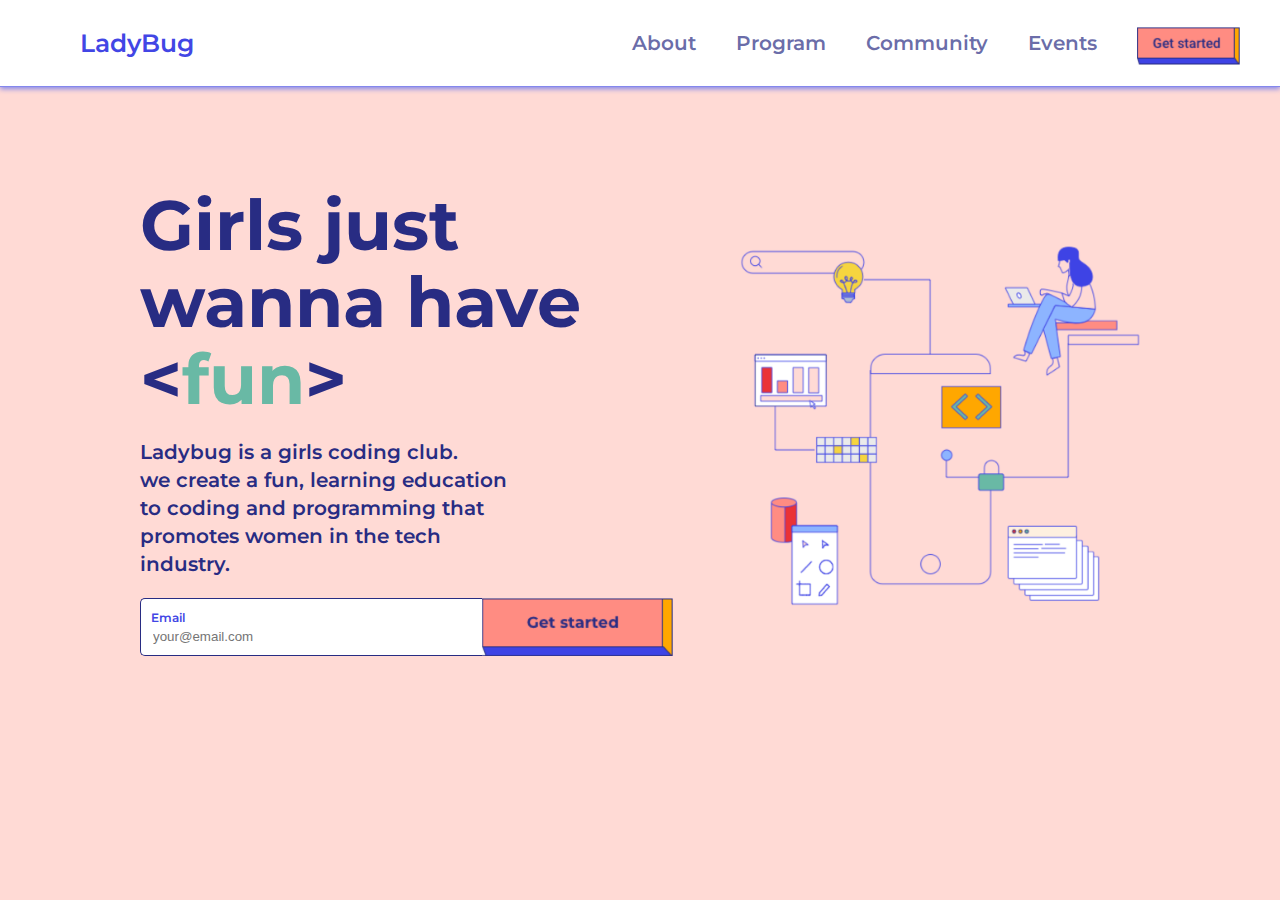
<file: HW/HW-04-19-2022/1-Ladybug/index.html>
<!DOCTYPE html>
<html lang="en">
<head>
  <title>Document</title>
  <link rel="stylesheet" href="./styles.css" />
  <link rel="preconnect" href="https://fonts.googleapis.com">
  <link rel="preconnect" href="https://fonts.gstatic.com" crossorigin>
  <link href="https://fonts.googleapis.com/css2?family=Montserrat:wght@400;600;900&display=swap" rel="stylesheet">
</head>
<body>
  <header>
    <div class="logo"> 
      LadyBug
    </div>
    <nav class="primary-nav">
        <ul class="links">
          <li><a href="">About</a></li>
          <li><a href="">Program</a></li>
          <li><a href="">Community</a></li>
          <li><a href="">Events</a></li>
        </ul>
        <div class="small-button" href="#sign-up"> <img src="./img/button-small.png" alt=""></div>
    </nav>
  </header>
  <main class="content">
    <div class="content-text">
      <h1 class="title">Girls just wanna have &lt;<span>fun</span>&gt;</h1>
      <p class="copy">Ladybug is a girls coding club.<br> we create a fun, learning education to coding and programming that promotes women in the tech industry.</p>
      <form id="sign-up" class="sign-up">
        <div class="field-group">
        <label for="email">Email</label>
        <input type="email" id="email" placeholder="your@email.com">
      </div>
      <button type="submit"><img src="./img/button-large.png" alt="asdffsad"></button>
      </form>

    </div>
    <img src="./img/hero-image.png" alt="girl on a laptop" class="content-image">

  </main>
</body>
</html>



<!-- <div class="main">
  <div class="main-text">Girls just wanna have &ltfun&gt</div>
  <div class="p">Ladybug is a coding club.<br>we create a fun, learning education to coding<br> and programming that promotes women in<br> the tech industry.</div>
  <img src="./img/hero-image.png" alt="girl on a laptop" class="main-image">
</div> -->
</file>
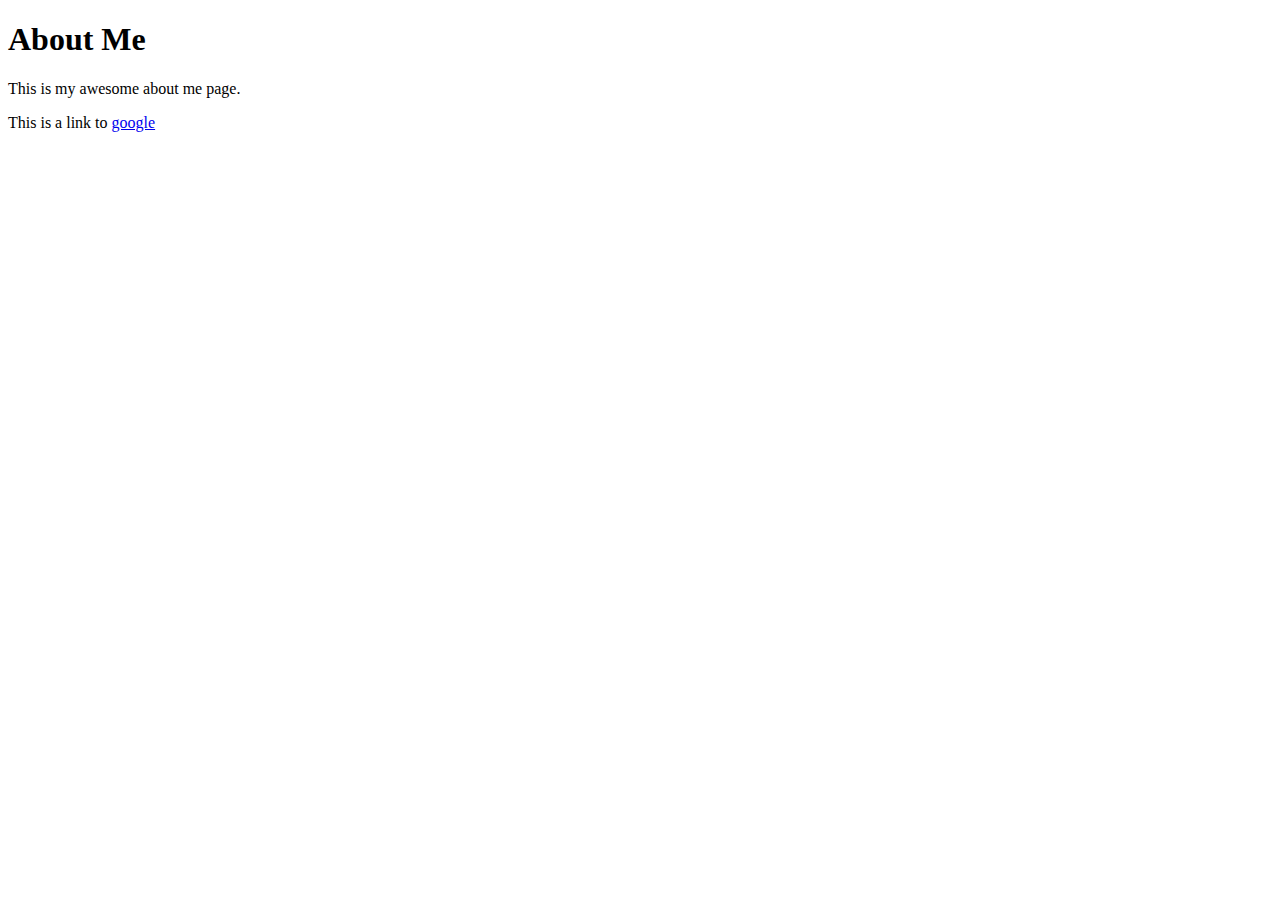
<file: template.html>
<!DOCTYPE html>
<html>
    <head>
        <title>About Me > My Great Website</title>
    </head>
    <body>
        <h1>About Me</h1>
        <p>This is my awesome about me page.</p>
        <p>This is a link to <a href="https://google.com">google</a></p>
    </body>
</html>
</file>
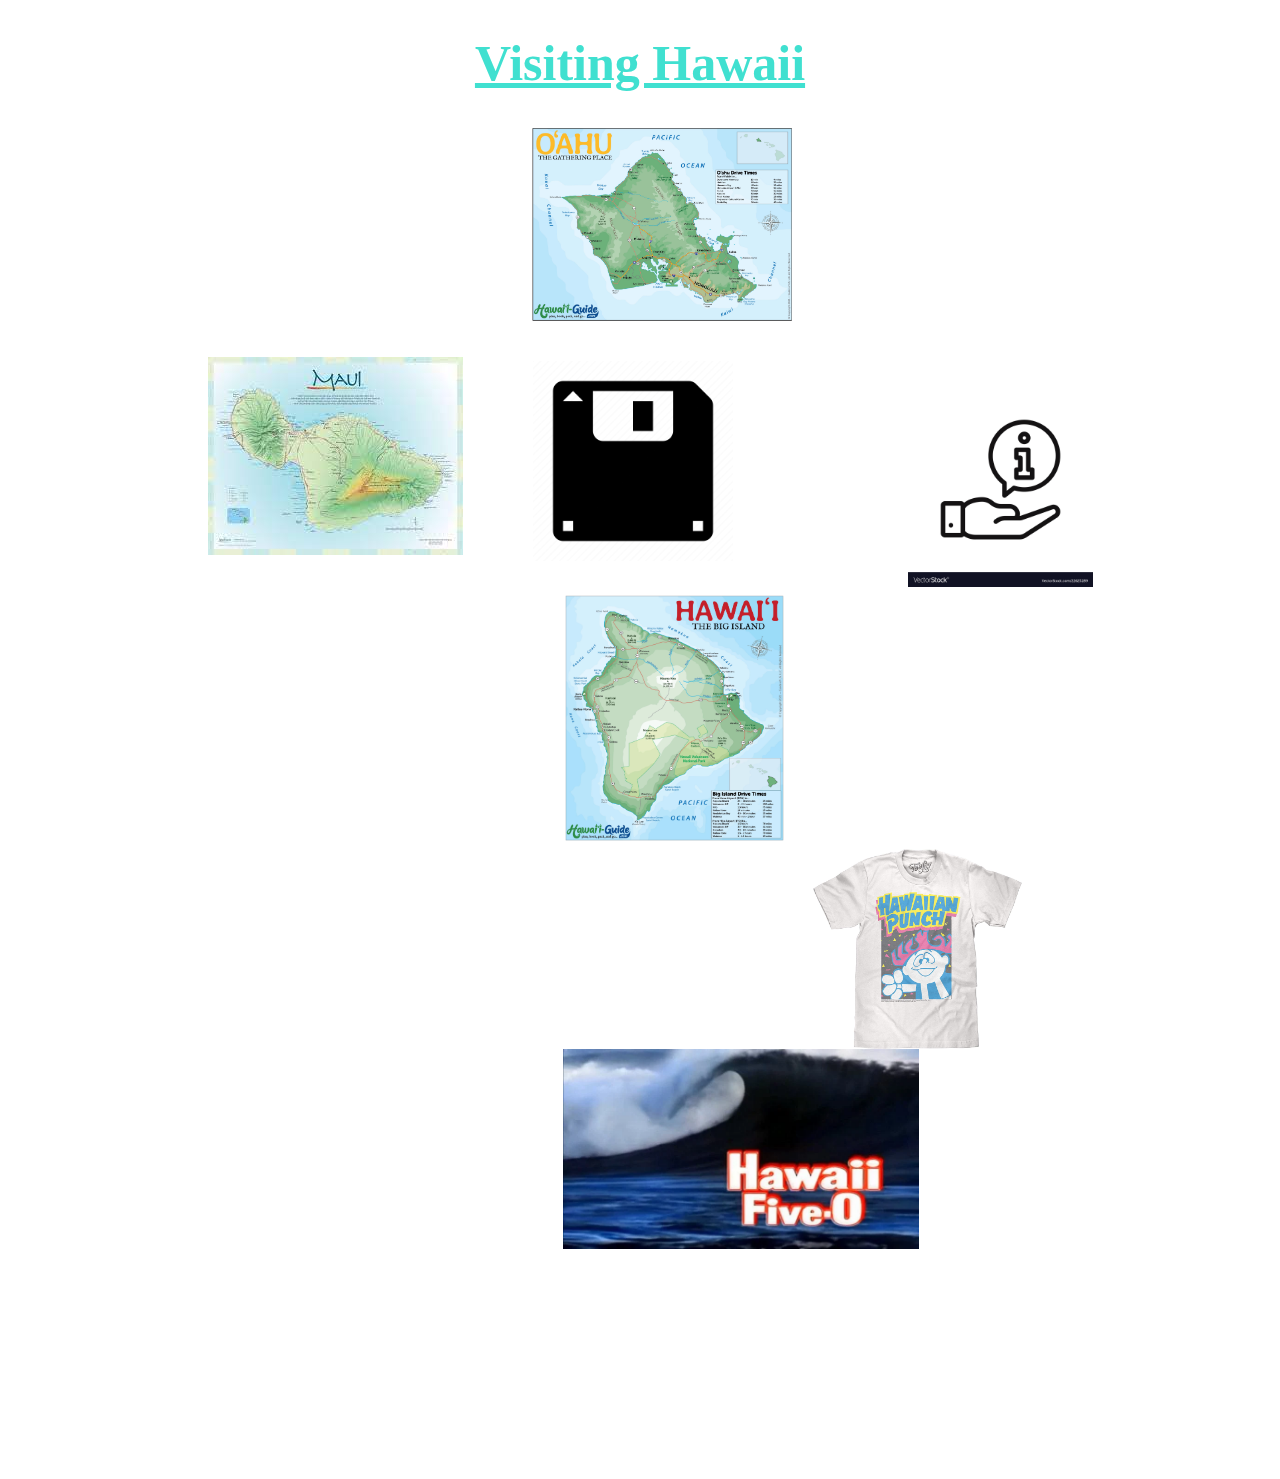
<file: HW/HW_04-18-2022.html>
<!DOCTYPE html>
<html lang="en">
<head>
    <link rel="stylesheet" href="styles.css">

    <meta charset="UTF-8">
    <meta http-equiv="X-UA-Compatible" content="IE=edge">
    <meta name="viewport" content="width=device-width, initial-scale=1.0">
    <title>Favorite Vacations</title>
</head>
<body>
    <header class="header"> <h1>Visiting Hawaii</h1> </header>

    <div class ="oahu">
    <a class= "test" href="oahu.html"><img class ="circle" src="./photos/oahu icon.jpeg"height= "200"></a>  
    </div>

    <div class = "maui">
    <a href="maui.html"><img src="./photos/maui icon.jpeg"</a>
    </div>

    <div class = "recap">
        <a href="recap.html"><img src="./photos/90recap icon.png"height=200</a>
    </div>
    <div class="info">
        <a href="more_information.html"><img src="./photos/info icon.jpeg"height=200</a>
    </div>

    <div class ="hawaii">
    <a href="big.html"><img src="./photos/big island icon.jpeg"height= 250 ></a>
        <br>
<footer>    
    <img class="punch" src="./photos/hawaiianpunch.jpg"height=200>
    <img class="hai" src="./photos/h50.webp"height=200>
</footer>  
    </div>
</body>
</html>
</file>
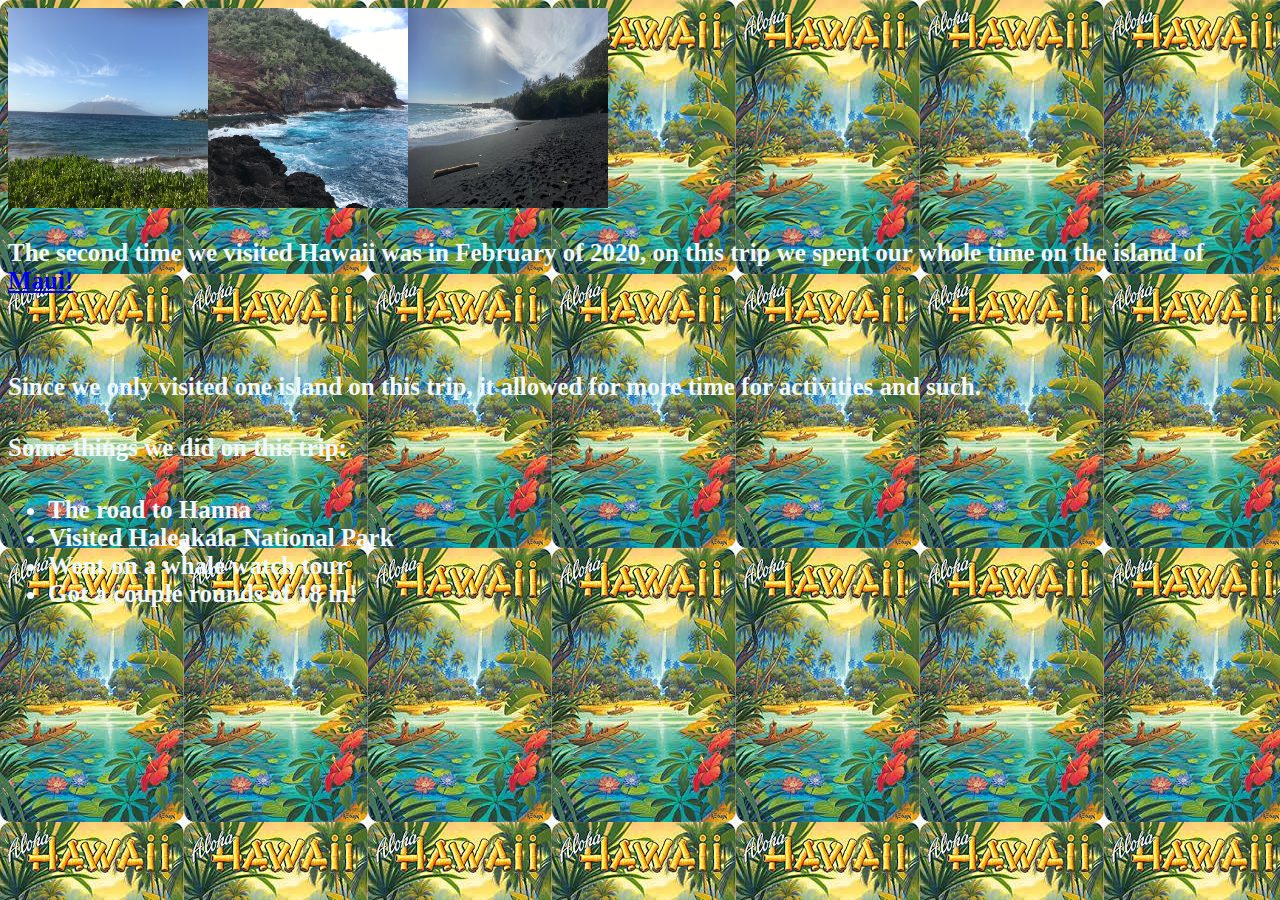
<file: HW/maui.html>
<!DOCTYPE html>
<html>
    <head>
        <title>Maui</title>
        <style> 
            body {background: url("./photos/background2.jpeg");}
            body {color: aliceblue; font-weight: bold;}
            body {font-size: 25px;}
            </style> 
    </head>
    <body>
        <img src="./photos/island.jpeg" height="200" width="200"><img src="./photos/redsands.jpeg" height="200" width="200"><img src="./photos/blacksands.JPG" height="200" width="200">
    <p>The second time we visited Hawaii was in February of 2020, on this trip we spent our whole time on the island of <a href="https://www.gohawaii.com/islands/maui"><strong>Maui!</strong></a></p>
    <br>
    <p>Since we only visited one island on this trip, it allowed for more time for activities and such.</p>
    <h4>Some things we did on this trip:</h4>
    <ul>
        <li>The road to Hanna</li>
        <li>Visited Haleakala National Park</li> 
        <li>Went on a whale watch tour</li>
        <li>Got a couple rounds of 18 in!</li>
    </ul>
    </body>
</html>
</file>
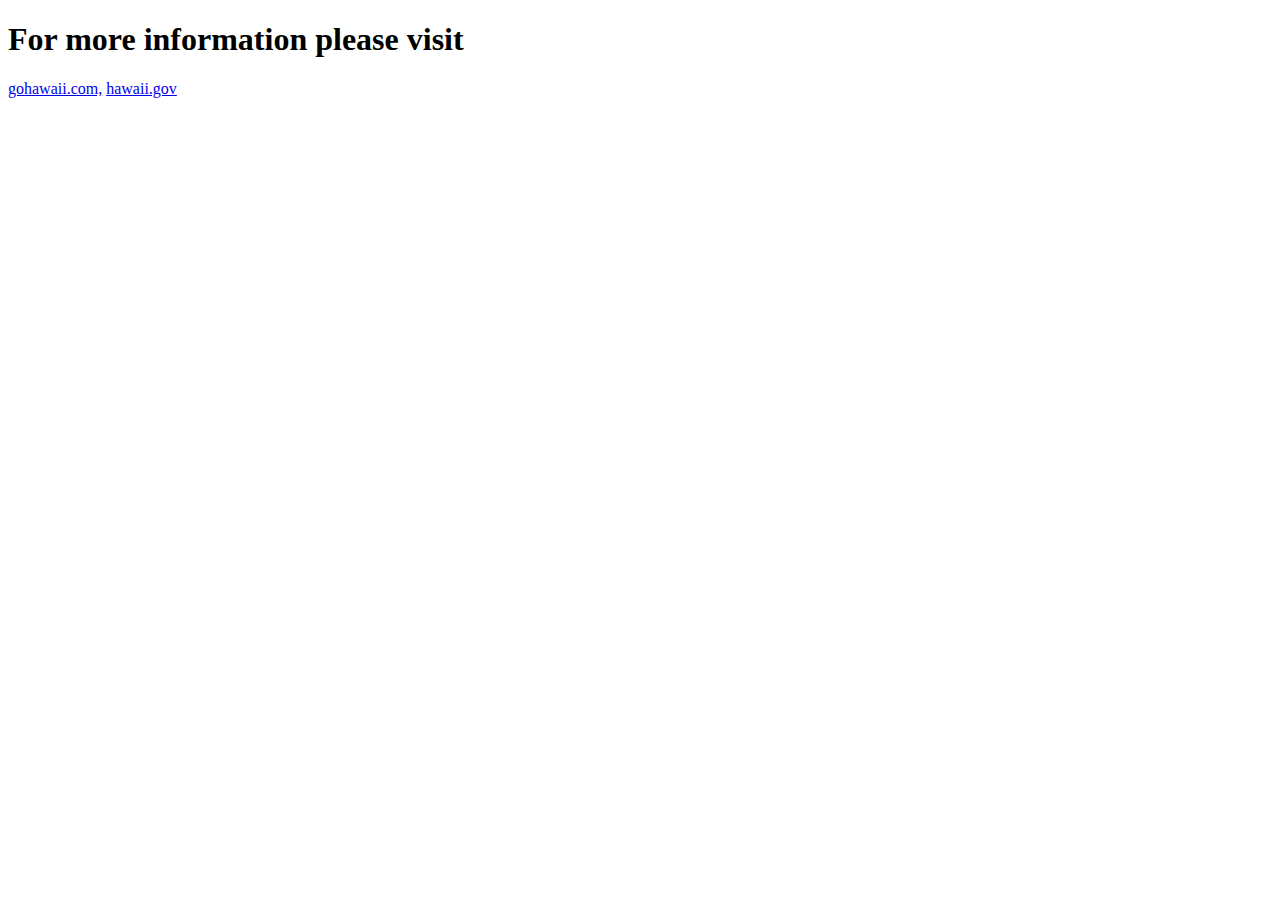
<file: HW/more_information.html>
<!DOCTYPE html>
<html>
    <head>
        <title>More information</title>
    </head>
    <body>
        <h1>For more information please visit</h1>
<a href="https://www.gohawaii.com/"> gohawaii.com,</a>
<a href="https://portal.ehawaii.gov/"> hawaii.gov</a>
    </body>
</html>
</file>
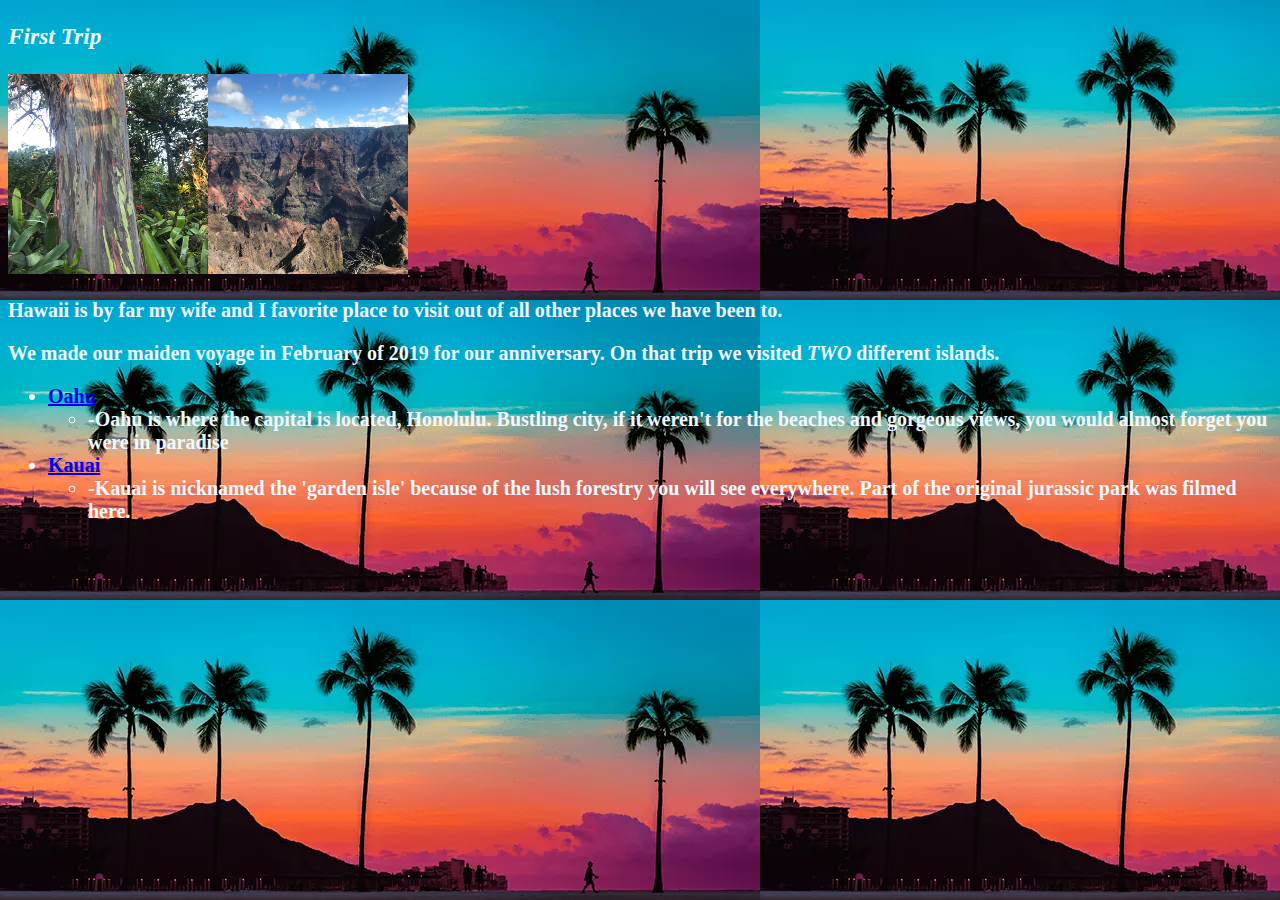
<file: HW/oahu.html>
<!DOCTYPE html>
<html>
    <head>
        <title>Kaui and Oahu</title>
        <style> 
        body {background: url("./photos/main.webp");}
        body {color: aliceblue; font-size: 20px; font-weight: bold;}
        </style> 
    </head>
    <body>
    
        <h3><em>First Trip</em></h3>
        <img src="./photos/hawaii(1)tree.JPG" height="200" width="200"><img src="./photos/hawaii(1)canyon.JPG" height="200" width="200"> 
        <p>Hawaii is by far my wife and I favorite place to visit out of all other places we have been to.</p>
        <p>We made our maiden voyage in February of 2019 for our anniversary. On that trip we visited <bold><em>TWO</em></bold> different islands.</p>
        <ul>
            <li><a href="https://www.gohawaii.com/islands/oahu"><strong>Oahu</strong></a></li>
                <div><ul><li>-Oahu is where the capital is located, Honolulu. Bustling city, if it weren't for the beaches and gorgeous views, you would almost forget you were in paradise</li></ul></div>
            <li><a href="https://www.gohawaii.com/islands/kauai"><strong>Kauai</strong></a></li>
                <div><ul><li>-Kauai is nicknamed the 'garden isle' because of the lush forestry you will see everywhere. Part of the original jurassic park was filmed here.</li></ul></div>
        </ul>
    </body>
</html>
</file>
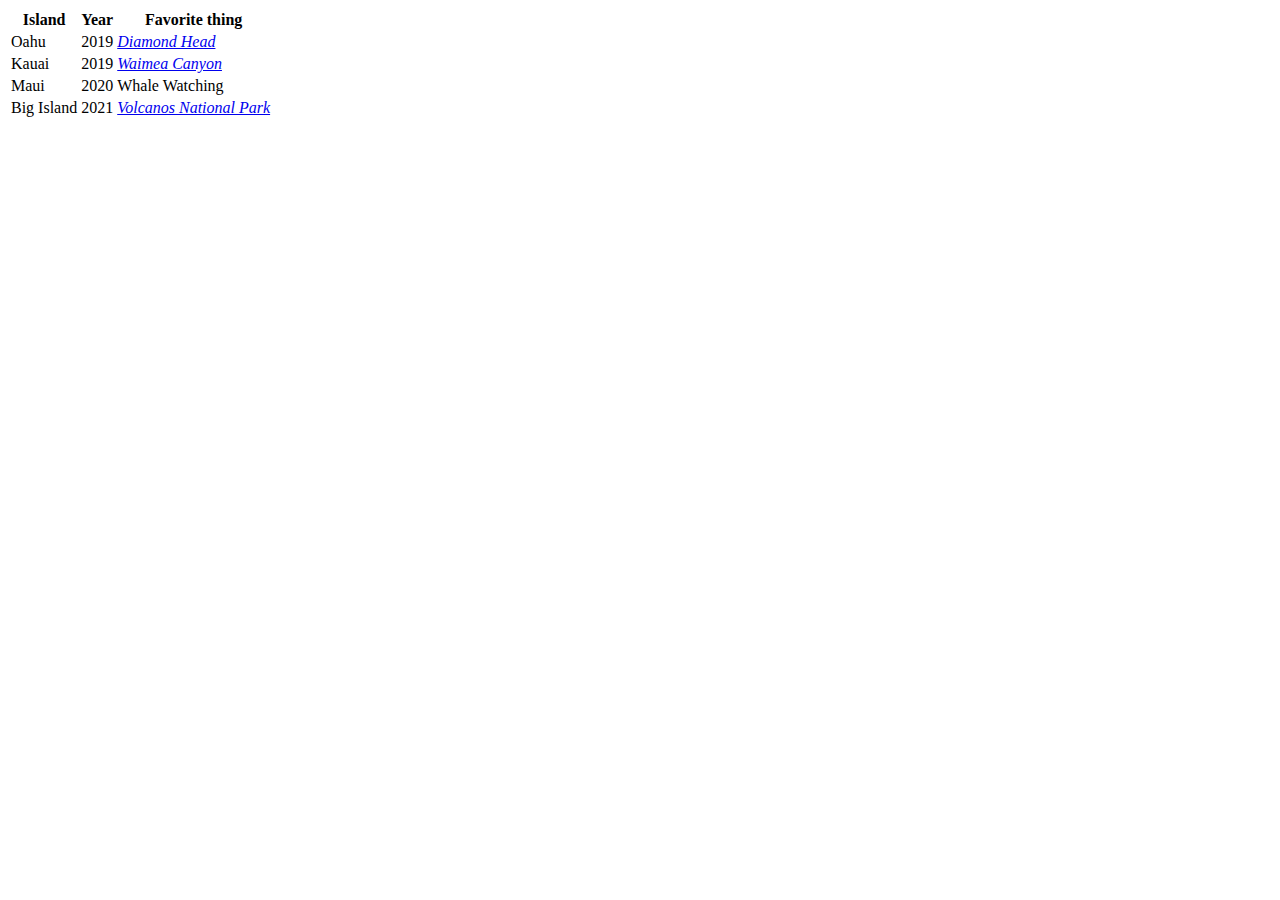
<file: HW/recap.html>
<!DOCTYPE html>
<html>
    <head>
        <title>Recap</title>
    </head>
    <body>
        <table>
            <tr>
                <th>Island</th>
                <th>Year</th>
                <th>Favorite thing</th>
            </tr>
            <tr>
                <td>Oahu</td>
                <td>2019</td>
                <td><a href="https://en.wikipedia.org/wiki/Diamond_Head,_Hawaii"><em> Diamond Head </em></a></td>
            </tr>
            <tr>
                <td>Kauai</td>
                <td>2019</td>
                <td><a href="https://www.google.com/maps/uv?pb=!1s0x7c06555527af99f9%3A0x9f5bd265abc54f33!3m1!7e115!4shttps%3A%2F%2Flh5.googleusercontent.com%2Fp%2FAF1QipNeIXLEdIAdQLx1durTdFsfoBdlyYQi-RrSprBJ%3Dw213-h160-k-no!5swaimea%20canyon%20-%20Google%20Search!15sCgIgAQ&imagekey=!1e10!2sAF1QipNeIXLEdIAdQLx1durTdFsfoBdlyYQi-RrSprBJ&hl=en&sa=X&ved=2ahUKEwiPoN_D4pv3AhXeQzABHYM7CuYQoip6BAhyEAM#"><em>Waimea Canyon</em></a></td>
            </tr>
            <tr>
                <td>Maui</td>
                <td>2020</td>
                <td>Whale Watching</td>
            </tr>
            <tr>
                <td>Big Island</td>
                <td>2021</td>
                <td><a href="https://www.nps.gov/havo/index.htm"><em>Volcanos National Park</em></a></td>
            </tr>
        </table>
    </body>
</html>
</file>
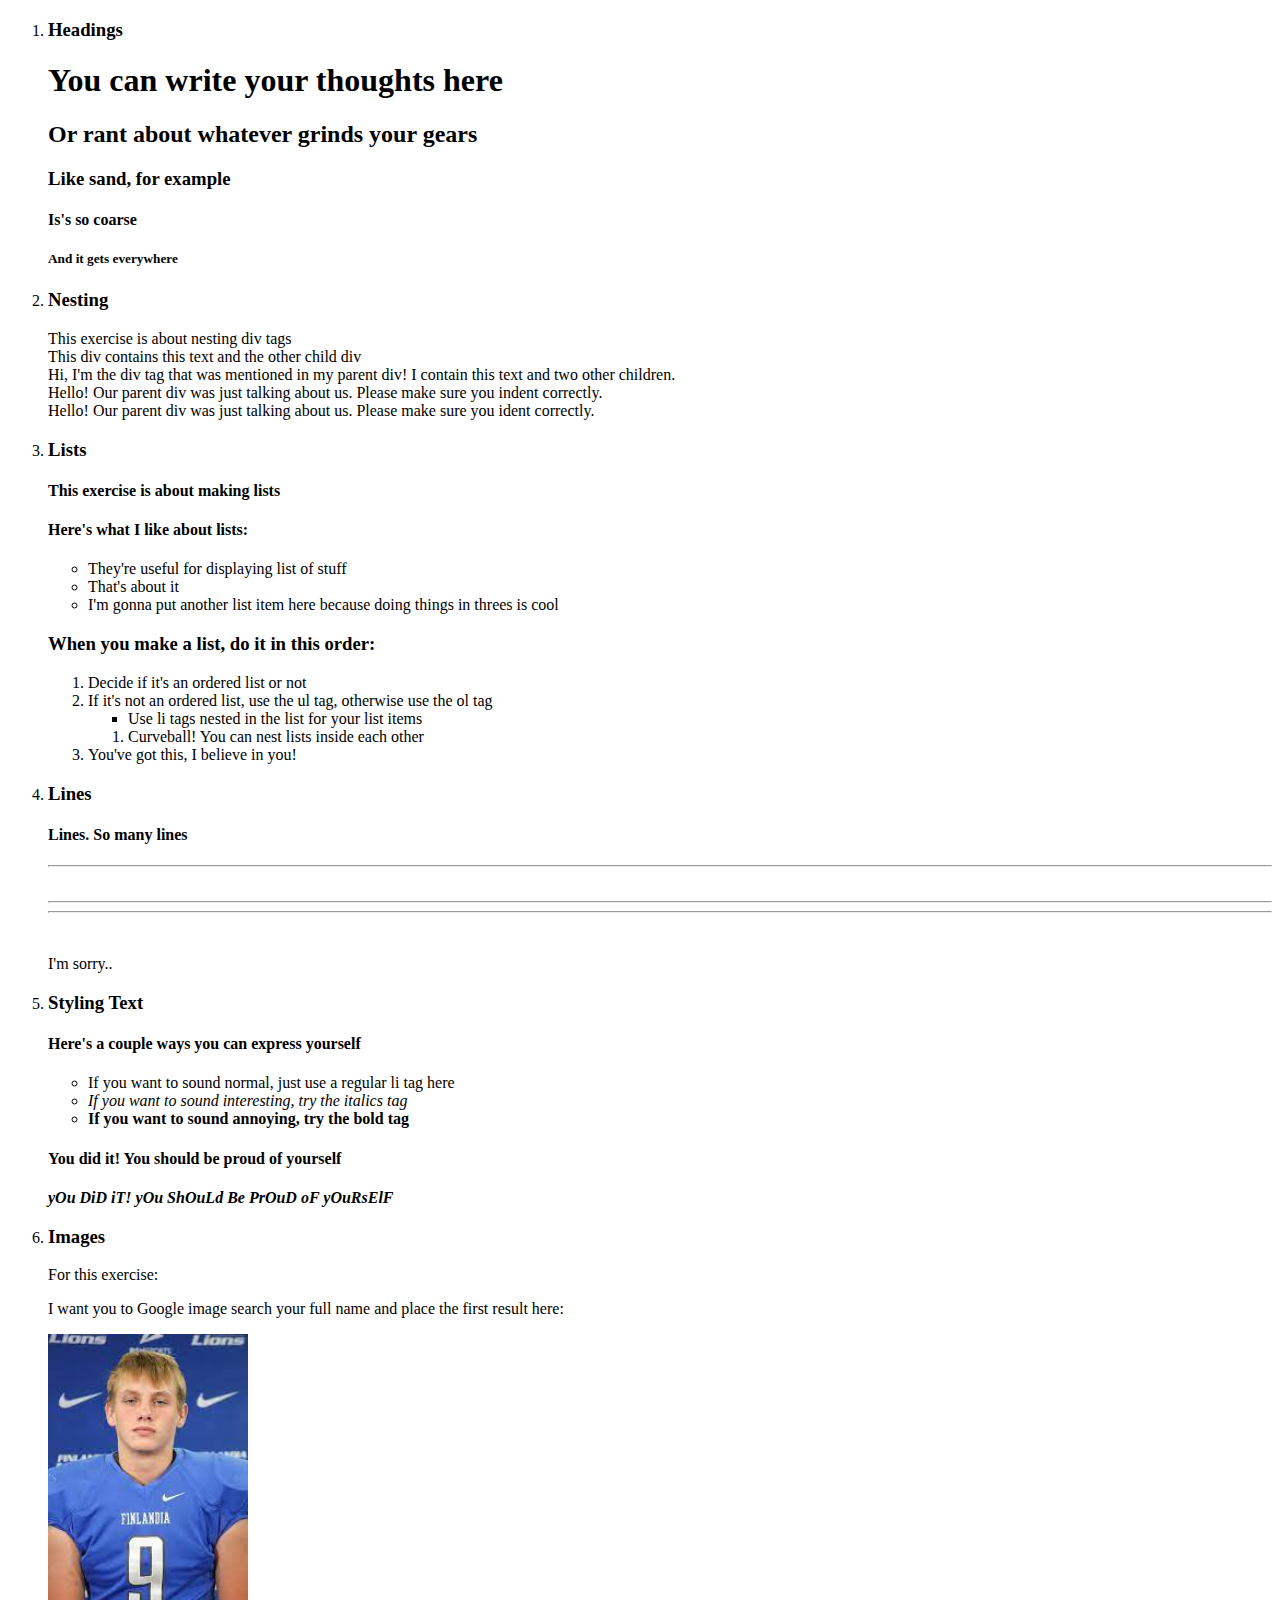
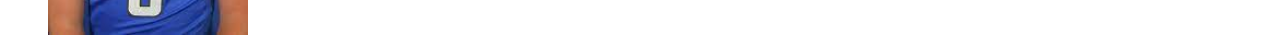
<file: lesson_exercise/lesson.html>
<!DOCTYPE html>
<html>
    <head>
        <title>Sample</title>
    </head>
<body>
    <ol>
        <li> <h3>Headings</h3> </li>
            <h1>You can write your thoughts here</h1>
            <h2>Or rant about whatever grinds your gears</h2>
            <h3>Like sand, for example</h3>
            <h4>Is's so coarse</h4>
            <h5>And it gets everywhere</h5>
        
        <li><h3>Nesting</h3></li>
            <div>This exercise is about nesting div tags</div>
                <div>This div contains this text and the other child div</div>
                    <div>Hi, I'm the div tag that was mentioned in my parent div! I contain this text and two other children.</div>
                        <div>Hello! Our parent div was just talking about us. Please make sure you indent correctly.</div>
                        <div>Hello! Our parent div was just talking about us. Please make sure you ident correctly.</div>
        <li><h3>Lists</h3></li>
            <h4>This exercise is about making lists</h4>
            <h4>Here's what I like about lists:</h4>
                <ul>
                    <li>They're useful for displaying list of stuff</li>
                    <li>That's about it</li>
                    <li>I'm gonna put another list item here because doing things in threes is cool</li>
                </ul>
            <h3>When you make a list, do it in this order:</h3>
                <ol>
                    <li>Decide if it's an ordered list or not</li>
                    <li>If it's not an ordered list, use the ul tag, otherwise use the ol tag</li>
                        <ul><li>Use li tags nested in the list for your list items</li></ul>
                            <ol><li>Curveball! You can nest lists inside each other</li></ol>
                    <li>You've got this, I believe in you!</li>
                </ol>
        <li><h3>Lines</h3></li>
                <h4>Lines. So many lines</h4>
                <hr>
                <br>
                <hr>
                <hr>
                <br>
            <p>I'm sorry..</p>
        <li><h3>Styling Text</h3></li>
            <h4>Here's a couple ways you can express yourself</h4>
                <ul>
                    <li>If you want to sound normal, just use a regular li tag here</li>
                    <li><em>If you want to sound interesting, try the italics tag</em></li>
                    <li><strong>If you want to sound annoying, try the bold tag</strong></li>
                </ul>
            <h4>You did it! You should be proud of yourself</h4>
            <strong><em>yOu DiD iT! yOu ShOuLd Be PrOuD oF yOuRsElF</em></strong>
        <li><h3>Images</h3></li>
                <p>For this exercise:</p>
                
                <p>I want you to Google image search your full name and place the first result here:</p>
                <img src="[data-uri]" width="200"
                    
    </ol>     


</body>
</html>
</file>
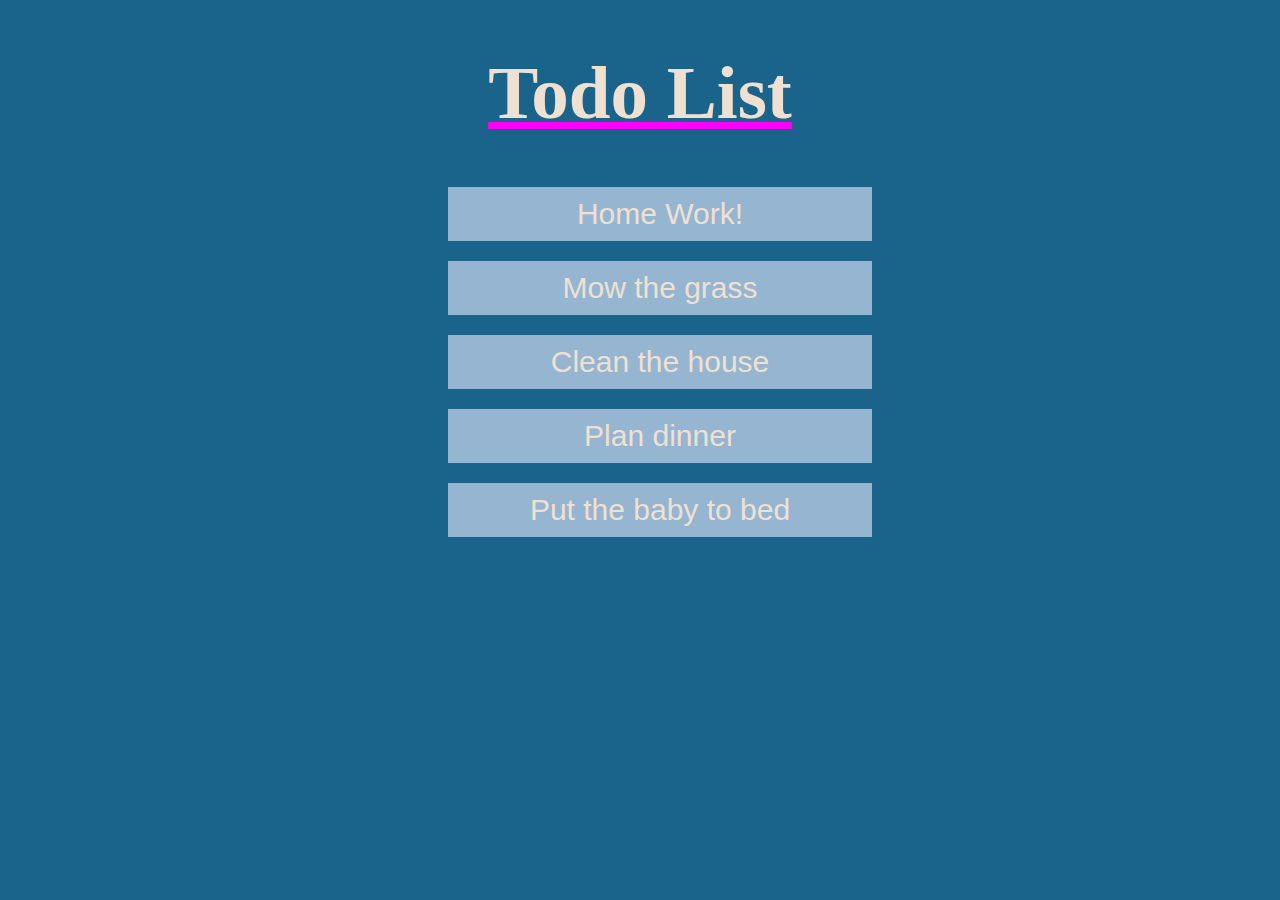
<file: lesson_exercise/lesson_todo_list.html>
<!DOCTYPE html>
<html>
    <head>
        <title>Things to get done!</title>
        <link rel="stylesheet" href="todo.css">

    </head>
    <body>
        <h1>Todo List</h1>
        <ul class="ul">
            <li class="list">Home Work!</li>
            <li class ="list">Mow the grass</li>
            <li class ="list">Clean the house</li>
            <li class ="list">Plan dinner</li>
            <li class ="list">Put the baby to bed</li>
        </ul>
    </body>
</html>
</file>
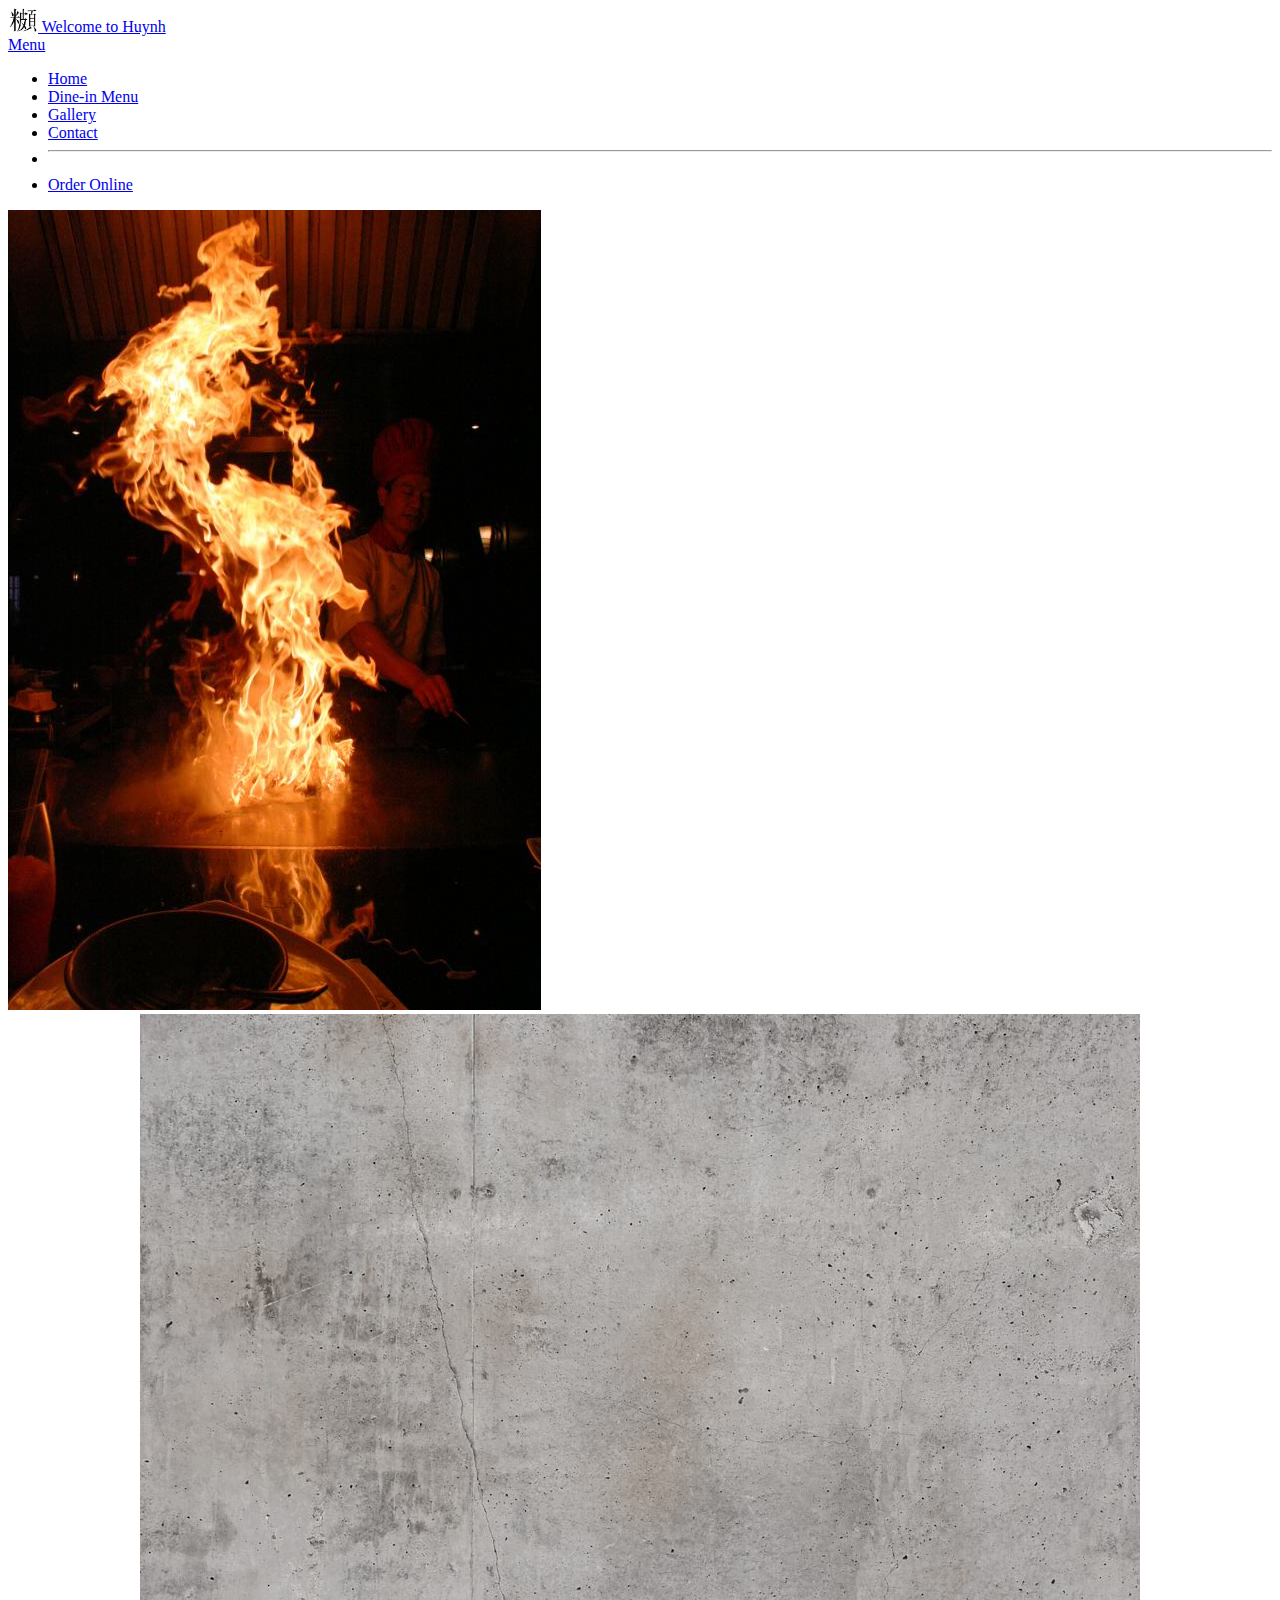
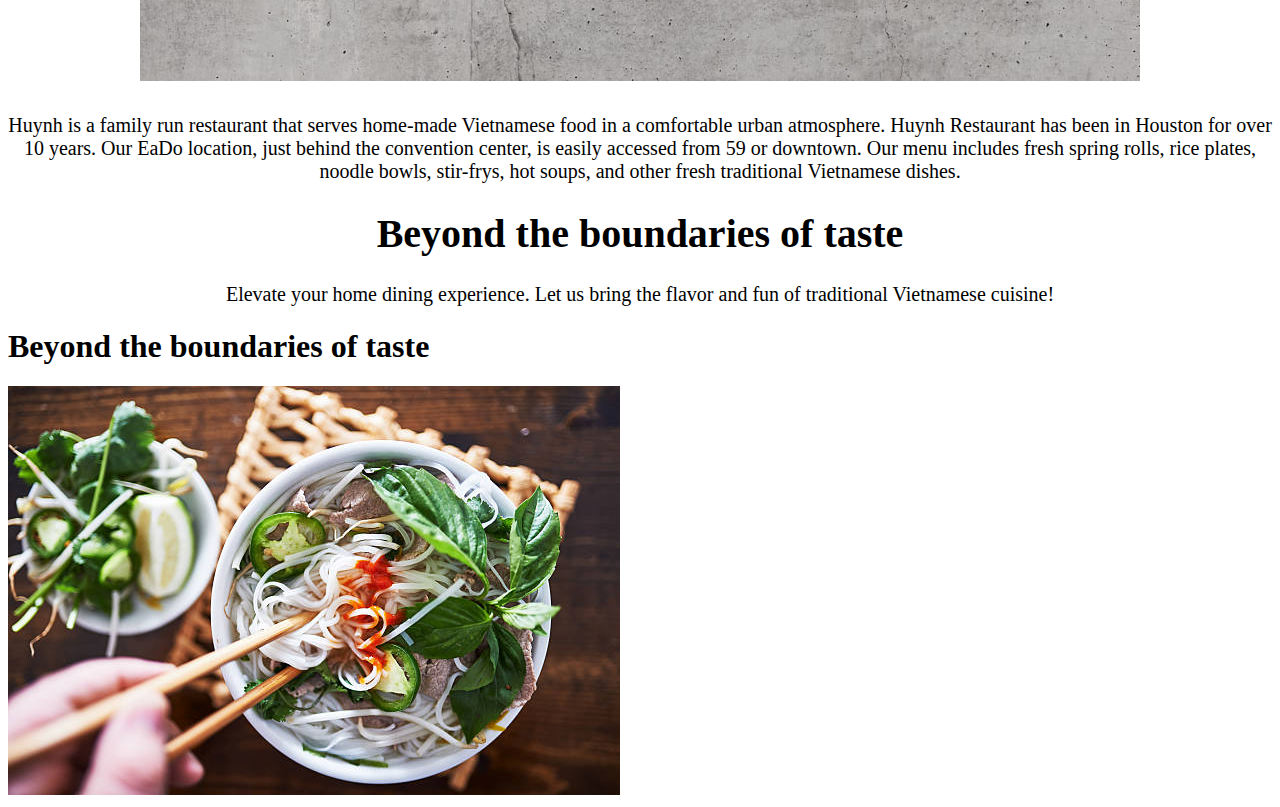
<file: HW/HW-04-20-2022/huynh.html>
<!DOCTYPE html>
<html lang="en">

<head>
    <meta charset="UTF-8">
    <meta http-equiv="X-UA-Compatible" content="IE=edge">
    <meta name="viewport" content="width=S, initial-scale=1.0">
    <title>Huynh</title>
    <link href="https://cdn.jsdelivr.net/npm/bootstrap@5.1.3/dist/css/bootstrap.min.css" rel="stylesheet"
        integrity="sha384-1BmE4kWBq78iYhFldvKuhfTAU6auU8tT94WrHftjDbrCEXSU1oBoqyl2QvZ6jIW3" crossorigin="anonymous">
    <link rel="stylesheet" href="huynh.css">
</head>

<body>
    <nav class="navbar navbar-light bg-light">
        <div class="container-fluid">
            <a class="navbar-brand" href="#">
                <img src="./images/symbol.png" alt="" width="30" height="24" class="d-inline-block align-text-top">
                Welcome to Huynh
                <div class="navbar-text">
                    <div class="nav-item dropdown">
                        <a class="nav-link dropdown-toggle" href="#" id="navbarDropdown" role="button"
                            data-bs-toggle="dropdown" aria-expanded="false">
                            Menu
                        </a>
                        <ul class="dropdown-menu dropdown-menu-end" aria-labelledby="navbarDropdown">
                            <li><a class="dropdown-item" href="#">Home</a></li>
                            <li><a class="dropdown-item"
                                    href="http://huynhrestauranthouston.com/uploads/2822/Huynh_dinner_1-22._3_tabs.pdf">Dine-in
                                    Menu</a></li>
                            <li><a class="dropdown-item"
                                    href="http://huynhrestauranthouston.com/cgi-bin/p/awtp-pa.cgi?d=huynh-restaurant&type=2154">Gallery</a>
                            </li>
                            <li><a class="dropdown-item"
                                    href="http://huynhrestauranthouston.com/cgi-bin/p/awtp-email-form.cgi?d=huynh-restaurant">Contact</a>
                            </li>
                            <li>
                                <hr class="dropdown-divider">
                            </li>
                            <li><a class="dropdown-item" href="https://www.toasttab.com/huynh-restaurant/v3/">Order
                                    Online</a></li>
                        </ul>
                    </div>
                </div>
            </a>
        </div>
    </nav>
    <div class="container">
        <div class="row">
            <div class="col-4">
                <div class="container-fluid">
                    <img src="./images/firejpg.jpeg" class="img-fluid" alt="">
                </div>
            </div>
            <div class="col-7 main-txt">
                <div class="card bg-dark text-black">
                    <img src="./images/concrete.jpeg" class="card-img" alt="...">
                    <div class="card-img-overlay">
                        <h5 class="card-title"></h5>
                        <p class="card-text">Huynh is a family run restaurant that serves home-made Vietnamese food in a
                            comfortable urban
                            atmosphere.

                            Huynh Restaurant has been in Houston for over 10 years. Our EaDo location, just behind the
                            convention
                            center, is easily accessed from 59 or downtown.

                            Our menu includes fresh spring rolls, rice plates, noodle bowls, stir-frys, hot soups, and
                            other fresh
                            traditional Vietnamese dishes.</p>
                            <p class="card-text"><h1>Beyond the boundaries of taste</h1></p>
                            <p class="card-text">Elevate your home dining experience. Let us bring the flavor and fun of traditional Vietnamese cuisine! </p>

                        <p class="card-text"></p>
                    </div>
                </div>

            </div>
        </div>

        <div class="container bg-secondary">
            <div class="row">
                <div class="col">
                    <h1>Beyond the boundaries of taste</h1>
                </div>
                <div class="col">
                    <img src="./images/pho.jpeg" alt="">
                </div>

            </div>
        </div>
    </div>









    <script src="https://cdn.jsdelivr.net/npm/bootstrap@5.1.3/dist/js/bootstrap.bundle.min.js"
        integrity="sha384-ka7Sk0Gln4gmtz2MlQnikT1wXgYsOg+OMhuP+IlRH9sENBO0LRn5q+8nbTov4+1p"
        crossorigin="anonymous"></script>
</body>

</html>
</file>
<file: HW/HW-04-19-2022/1-Ladybug/styles.css>
*{
    box-sizing: border-box;
 
}
body{
    margin:0;
    font-family: 'Montserrat', sans-serif;
    background-color:rgb(255 218 213);
}
header{
    
    font-family: 'Montserrat', sans-serif;
    background-color:white;
    display: flex;
    justify-content: space-between;
    border-bottom: 1px solid rgb(132, 135, 237 );
    box-shadow: 0 2px  5px rgb(132, 135, 234);
    align-items: center;
    padding: 8px 0px;
}

.logo{
    display: flex;
    font-family: 'Montserrat';
    color: rgb(66, 70, 229);
    font-size: 25px;
    margin: 20px 0px 20px 80px;
    font-weight: 600;
}


.primary-nav{
    display: flex;
    align-items: center;
    
}
.links{
    display: flex;
    list-style-type: none;
    font-size: 20px;
    align-items: center;

}
.links a{
    text-decoration: none;
    color: rgba(40 44 131 / 70%);
    font-weight: 600;
}

.small-button{
    display: flex;
    margin: 5px 40px 0px 20px;
    align-items: center;
}
.links li{
    margin: 0 20px;
    
}
.content{
    display: flex;
    max-width: 1000px;
    margin: 100px auto;
    align-items: center;
}

.content-text{}

.title{
    font-size: 70px;
    line-height: 1.1em;
    color: rgb(40, 44, 131);
    font-weight: bold;
    margin: 0 0 20px;

}
span{
color: rgb(105 185 165)
}
.sign-up{
    display: flex;
    
}
.sign-up img{
    display: block;
}

.field-group{
    display: flex;
    flex-direction: column;
    background-color: white;
    border: 1px solid rgb(40, 44, 131);
    padding: 4px;
    border-right: none;
    border-top-left-radius: 5px;
    border-bottom-left-radius: 5px;
    justify-content: center;
    padding-right: 150px;
    padding-left: 10px;
}

.content-image{
    width: 40%;
    margin-left: 40px;;
}

.copy{
    font-size: 20px;
    font-weight: 600;
    color: rgb(40 44 131);
    max-width: 380px;
    line-height: 1.4em;

}
button{
    padding: 0;
    margin: 0;
    border: none;
    display: block;
    background-color: transparent;
    
}
.field-group label{
    font-size: 12px;
    font-weight: 600;
    color: rgb(66 70 229);
    padding-bottom: 3px;
    
}
#email{
    border: none;
}
</file>
<file: HW/styles.css>
.header{
    text-align: center;
    text-decoration: underline;
    color: turquoise;
}
body{
    background: url("https://s3-us-west-2.amazonaws.com/s.cdpn.io/131442/90swallpaper.jpg"); 
    
    font-weight: bold;
    font-size: 25px;
}

.oahu{
    margin-left: 520px;
    margin-bottom: -20px;
    border-radius: 50%;
}

.maui{
    margin-left: 200px;
    margin-right: 900px;
    margin-top: 40px;
    
}
.recap{
margin-left: 525px;
margin-top: -200px;

}
.info{
margin-left: 900px;
margin-top: -180px;
}

.hawaii{
    
    margin-left: 555px;
    margin-bottom: 230px;
}

.circle{
    
    background-size:contain;
}
.test{
    font-size: 50px;
}
.punch{
    display: block;
  margin-left: auto;
  margin-right: auto;
}
.hai{
    display: block;
    margin-left: auto;
    margin-right: 500px;
}
</file>
<file: lesson_exercise/todo.css>
body{
    background-color: rgb(26, 100, 139)
}
h1{
    font-size: 75px;
    text-align: center;
    color: rgb(239, 225, 209);
    text-decoration: underline;
    text-decoration-color: fuchsia;
    
}
.list {
    text-align: center;
    font-family:'Segoe UI', Tahoma, Geneva, Verdana, sans-serif;
    font-size: 30px;
    list-style-type: none;
    padding: 10px;
    margin: 20px;
    background-color: rgb(149, 181, 209);
    color: rgb(239, 225, 209);
    margin-left: 400px;
    margin-right: 400px;
    border-color: black;
    border: black;
    
    
    
    

}
.ul{
    margin-top: 50px;
    border-radius: 50%;
}
</file>
<file: HW/HW-04-20-2022/huynh.css>
.main-txt{
    font-size: 20px;
    text-align: center;
}
</file>
